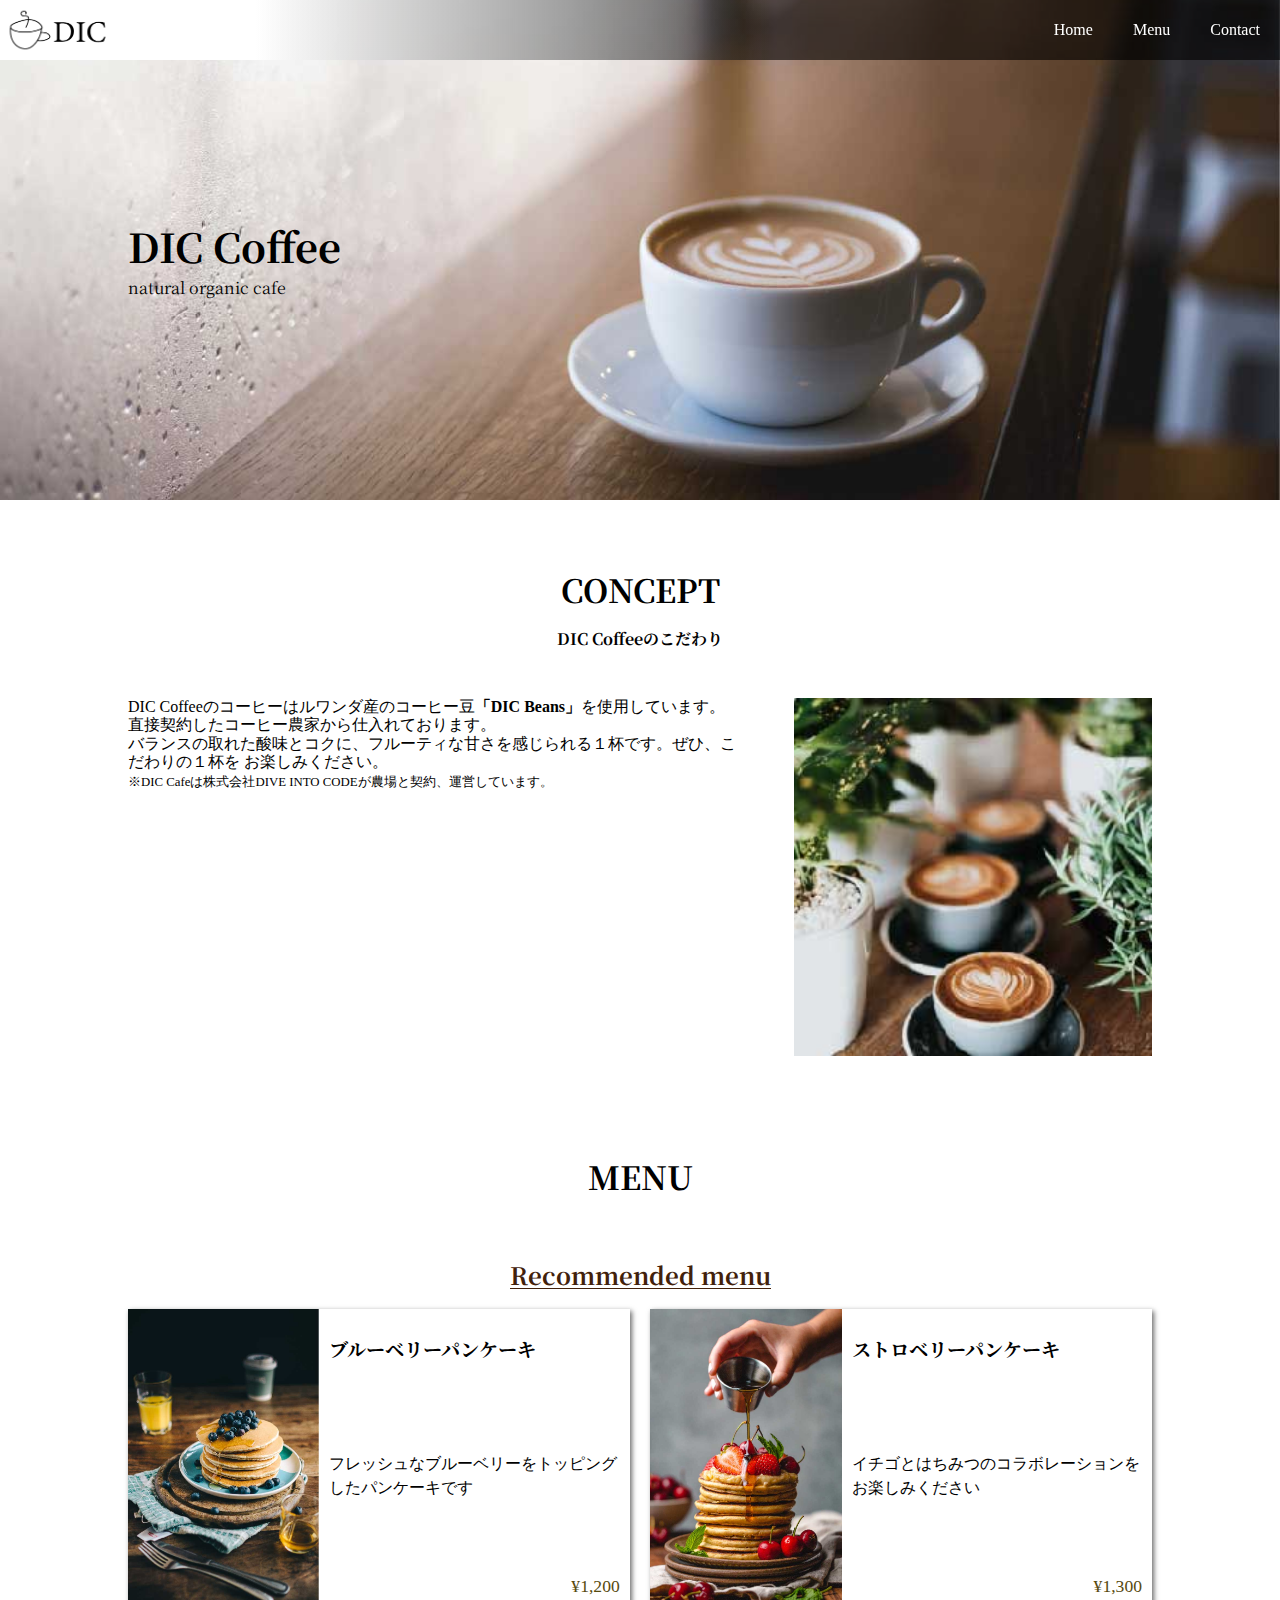
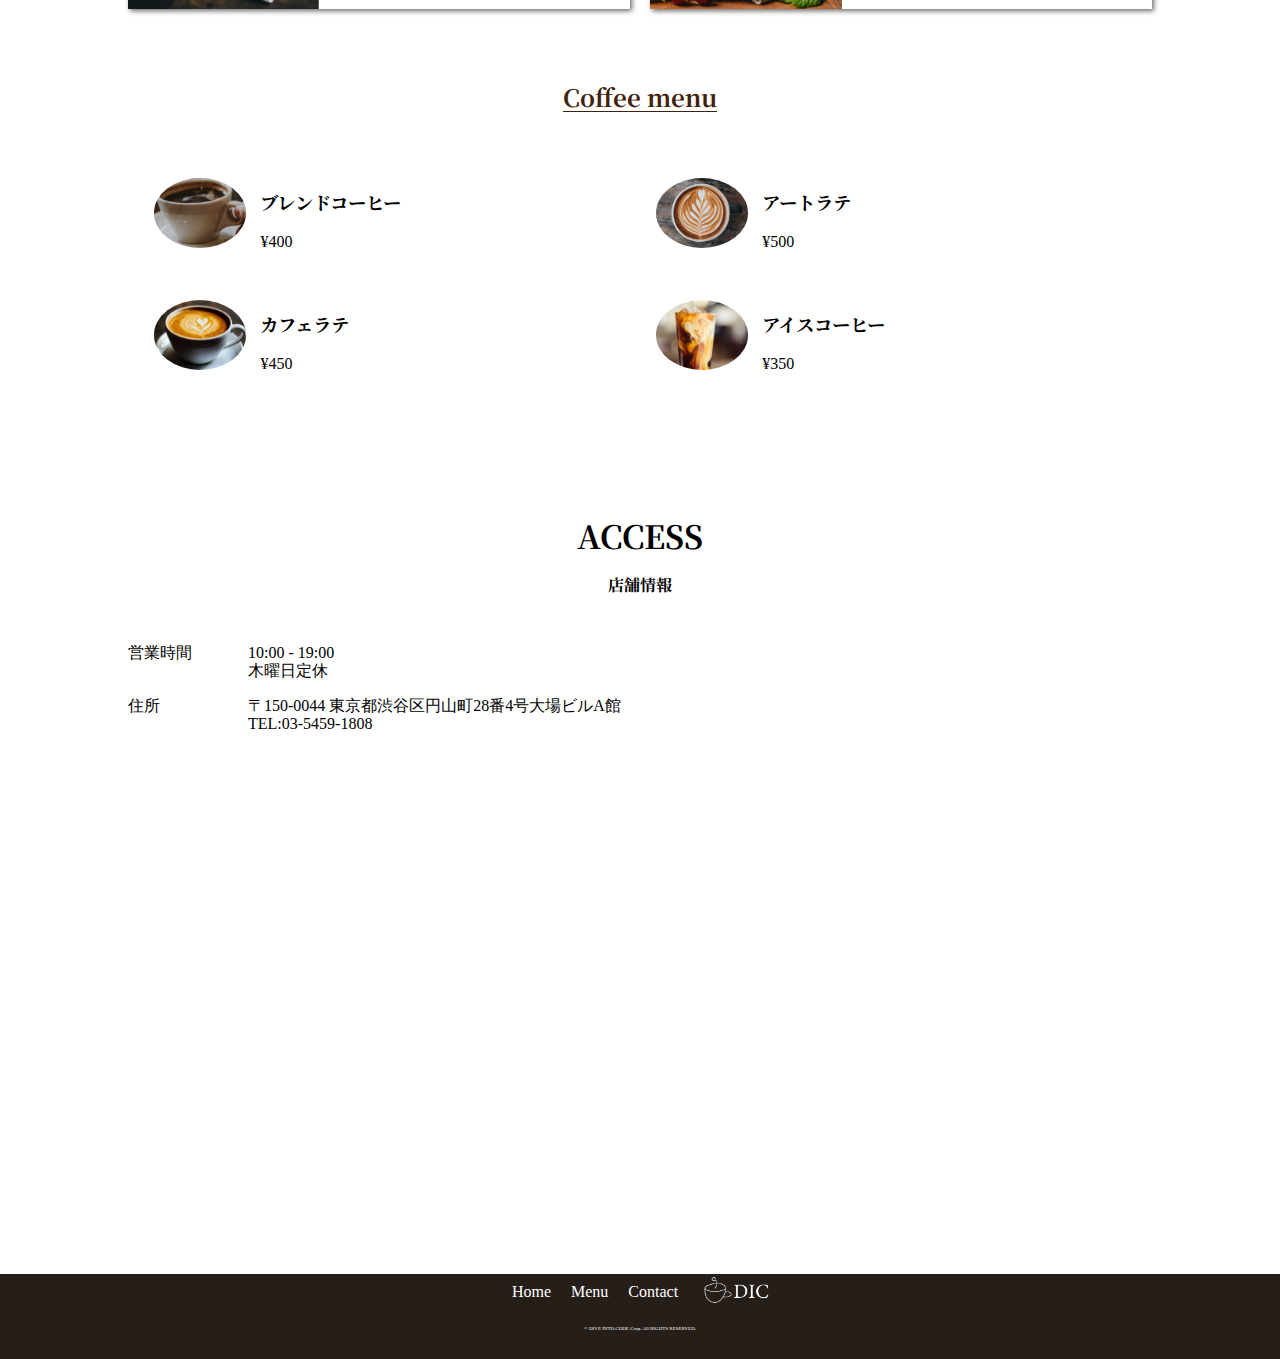
<file: index.html>
<!DOCTYPE html>
<html lang="ja">

<head>
  <meta charset="utf-8">
  <title>DIC cafe</title>
  <link href="css/normalize.css" rel="stylesheet">
  <link href="css/main.css" rel="stylesheet">
  <link href="https://fonts.googleapis.com/css2?family=Noto+Serif+JP:wght@400;700&display=swap" rel="stylesheet">
</head>

<body>
  <header>
    <nav class="header_nav">
      <a href="index.html" class="logo"><img src="images/sample_logo_k.png"></a>
      <ul class="global_nav">
        <a href="index.html" class="global_nav_item">
          <li>Home</li>
        </a>
        <a href="#menu" class="global_nav_item">
          <li>Menu</li>
        </a>
        <a href="contact.html" class="global_nav_item">
          <li>Contact</li>
        </a>
      </ul>
    </nav>
    <article class="key section_inner">
      <div>
        <h1 class="header_title">DIC Coffee</h1>
        <p>natural organic cafe</p>
      </div>
    </article>
  </header>
  <section>
    <article class="section_inner">
      <div class="section_title">
        <h1>CONCEPT</h1>
        <p>DIC Coffeeのこだわり</p>
      </div>
      <div class="concept_content">
        <p>
          DIC Coffeeのコーヒーはルワンダ産のコーヒー豆<strong>「DIC Beans」</strong>を使用しています。<br>
          直接契約したコーヒー農家から仕入れております。<br>
          バランスの取れた酸味とコクに、フルーティな甘さを感じられる１杯です。ぜひ、こだわりの１杯を
          お楽しみください。<br>
          <small>※DIC Cafeは株式会社DIVE INTO CODEが農場と契約、運営しています。</small>
        </p>
        <img src="images/sample_concept.jpg">
      </div>
    </article>
    <article class="section_inner menu_section">
      <h1 class="section_title" id="menu">MENU</h1>
      <section>
        <div class="center">
          <h1 class="menu_title">Recommended menu</h1>
        </div>
        <ul class="menu_list">
          <li class="menu_list_card">
            <img class="card_img" src="images/sample_pancake1.jpg">
            <div class="card_txt">
              <h2 class="card_title">ブルーベリーパンケーキ</h2>
              <p>フレッシュなブルーベリーをトッピングしたパンケーキです</p>
              <p class="card_price">¥1,200</p>
            </div>
          </li>
          <li class="menu_list_card">
            <img class="card_img" src="images/sample_pancake2.jpg">
            <div class="card_txt">
              <h2 class="card_title">ストロベリーパンケーキ</h2>
              <p>イチゴとはちみつのコラボレーションをお楽しみください</p>
              <p class="card_price">¥1,300</p>
            </div>
          </li>
        </ul>
      </section>
      <section>
        <div class="center">
          <h1 class="menu_title">Coffee menu</h1>
        </div>
        <ul class="menu_list coffee_menu">
          <li class="menu_list_item">
            <img src="images/sample_cafe1.jpg" class="list_item_image">
            <div class="item_txt">
              <h2 class="item_title">ブレンドコーヒー</h2>
              <p>¥400</p>
            </div>
          </li>
          <li class="menu_list_item">
            <img src="images/sample_cafe2.jpg" class="list_item_image">
            <div class="item_txt">
              <h2 class="item_title">アートラテ</h2>
              <p>¥500</p>
            </div>
          </li>
          <li class="menu_list_item">
            <img src="images/sample_cafe3.jpg" class="list_item_image">
            <div class="item_txt">
              <h2 class="item_title">カフェラテ</h2>
              <p>¥450</p>
            </div>
          </li>
          <li class="menu_list_item">
            <img src="images/sample_cafe4.jpg" class="list_item_image">
            <div class="item_txt">
              <h2 class="item_title">アイスコーヒー</h2>
              <p>¥350</p>
            </div>
          </li>
        </ul>
      </section>
    </article>
    <article class="section_inner access_section">
      <div class="section_title">
        <h1>ACCESS</h1>
        <p>店舗情報</p>
      </div>
      <dl class="shop_detail">
        <dt class="detail_item">営業時間</dt>
        <dd>10:00 - 19:00<br>木曜日定休</dd>
      </dl>
      <dl class="shop_detail">
        <dt class="detail_item">住所</dt>
        <dd>
          〒150-0044 東京都渋谷区円山町28番4号大場ビルA館<br>
          TEL:03-5459-1808
        </dd>
      </dl>
      <iframe class="access_map" src="https://www.google.com/maps/embed?pb=!1m18!1m12!1m3!1d3241.8625569899887!2d139.6922821152582!3d35.65575778020021!2m3!1f0!2f0!3f0!3m2!1i1024!2i768!4f13.1!3m3!1m2!1s0x60188b55bb707eff%3A0x5f04575eb7aca63e!2z44CSMTUwLTAwNDQg5p2x5Lqs6YO95riL6LC35Yy65YaG5bGx55S677yS77yY4oiS77yUIE9iYSBCbGQuIEHppKg!5e0!3m2!1sja!2sjp!4v1589613763992!5m2!1sja!2sjp" width="600" height="450" frameborder="0" style="border:0;" allowfullscreen="" aria-hidden="false" tabindex="0"></iframe>
    </article>
  </section>
  <footer class="footer">
    <nav class="footer_nav">
      <ul class="footer_nav_items">
        <a class="nav_item" href="index.html">
          <li>Home</li>
        </a>
        <a class="nav_item" href="#menu">
          <li>Menu</li>
        </a>
        <a class="nav_item" href="contact.html">
          <li>Contact</li>
        </a>
        <a class="footer_logo" href="index.html">
          <li>
            <img class="logo_img" src="images/sample_logo_w.png">
          </li>
        </a>
      </ul>
      <p class="copyright">© DIVE INTO CODE Corp. All RIGHTS RESERVED.</p>
    </nav>
  </footer>
</body>

</html>
</file>
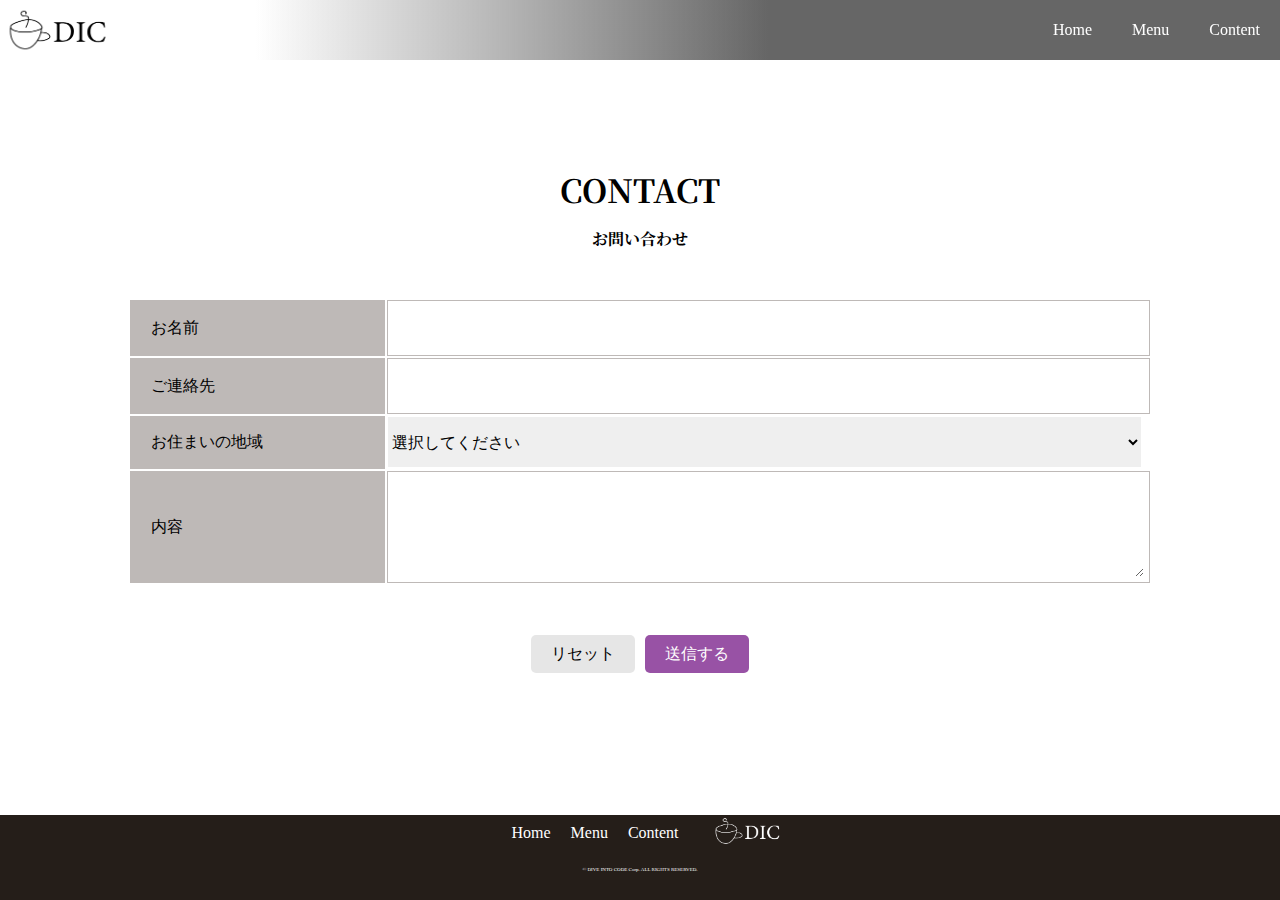
<file: contact.html>
<!DOCTYPE html>
<html lang="ja">

<head>
  <meta charset="UTF-8">
  <title>DIC cafe</title>
  <link rel="stylesheet" href="css/normalize.css">
  <link rel="stylesheet" href="css/main.css">
  <link rel="stylesheet" href="css/contact.css">
  <link href="https://fonts.googleapis.com/css2?family=Noto+Serif+JP:wght@400;700&display=swap" rel="stylesheet">
</head>

<body>
  <header class="sub_header">
    <nav class="header_nav">
      <a class="logo" href="index.html">
        <img src="images/sample_logo_k.png" class="logo">
      </a>
      <ul class="global_nav">
        <a href="index.html" class="global_nav_item">
          <li>Home</li>
        </a>
        <a href="blueberry_pancakes.html" class="global_nav_item">
          <li>Menu</li>
        </a>
        <a href="contact.html" class="global_nav_item">
          <li>Content</li>
        </a>
      </ul>
    </nav>
  </header>
  <section class="section_inner">
    <div class="section_title">
      <h1>CONTACT</h1>
      <p>お問い合わせ</p>
    </div>
    <form action="#" method="POST">
      <table class="contact">
        <tr class="contact_line">
          <td class="contact_sign"><label for="name">お名前</label></td>
          <td class="contact_input"><input type="text" name="name" id="name"></td>
        </tr>
        <tr class="contact_line">
          <td class="contact_sign"><label for="phonenumber">ご連絡先</label></td>
          <td class="contact_input"><input type="tel" name="phonenumber" id="phonenumber"></td>
        </tr>
        <tr class="contact_line">
          <td class="contact_sign"><label for="region">お住まいの地域</label></td>
          <td>
            <select id="region">
              <option value="0">選択してください</option>
              <option value="1">北海道</option>
              <option value="2">東北</option>
              <option value="3">関東</option>
              <option value="4">中部</option>
              <option value="5">近畿</option>
              <option value="6">中国・四国</option>
              <option value="7">九州</option>
            </select>
          </td>
        </tr>
        <tr class="contact_content">
          <td class="contact_sign"><label for="content">内容</label></td>
          <td class="contact_input"><textarea name="content" id="content"></textarea></td>
        </tr>
      </table>
      <div class="contact_btn_area">
        <button type="reset" class="contact_btn reset_btn">リセット</button>
        <button type="submit" class="contact_btn submit_btn">送信する</button>
      </div>
    </form>
  </section>
  <footer class="footer">
    <nav class="footer_nav">
      <ul class="footer_nav_items">
        <a class="nav_item" href="index.html">
          <li>Home</li>
        </a>
        <a class="nav_item" href="blueberry_pancakes.html">
          <li>Menu</li>
        </a>
        <a class="nav_item" href="contact.html">
          <li>Content</li>
        </a>
        <a class="footer_logo" href="index.html">
          <li>
            <img src="images/sample_logo_w.png" class="footer_logo">
          </li>
        </a>
      </ul>
      <p class="copyright">© DIVE INTO CODE Corp. ALL RIGHTS RESERVED.</p>
    </nav>
  </footer>
</body>

</html>
</file>
<file: css/main.css>
@charset "utf-8";
html {
    height: 100%;
}

body {
    display: flex;
    flex-flow: column;
    min-height: 100vh;
}

section {
    flex: 1;
}

li {
    list-style: none;
}

p,
ul {
    margin: 0;
    padding: 0;
}

div,
li {
    box-sizing: border-box;
}

/* header */
.header_nav {
    background: linear-gradient(90deg, #fff 20%, rgba(0, 0, 0, 0.6) 60%);
    display: flex;
    height: 60px;
    justify-content: space-between;
    align-items: stretch;
    position: fixed;
    top: 0;
    width: 100%;
}

/* global navigation */
.global_nav_item {
    color: #fff;
    text-decoration: none;
    display: flex;
    align-items: center;
    padding: 0 20px;
}

.global_nav_item:hover {
    background: #fff;
    color: #42210b;
}

.global_nav {
    display: flex;
    align-items: stretch;
}

.logo {
    width: 120px;
    display: flex;
    align-items: center;
}

.logo img {
    width: 100%;
}

/* header content */
.key {
    display: flex;
    align-items: center;
    height: 420px;
    background: center / cover no-repeat url("../images/sample_key.jpg");
    font-family: "Noto Serif JP", serif;
}

.header_title {
    margin: 0 0 10px;
    font-size: 2.5rem;
}

/* section */
.section_inner {
    padding: 50px 10% 30px;
}

.section_title {
    font-family: "Noto Serif JP", serif;
    font-weight: bold;
    text-align: center;
    margin-bottom: 50px;
}

/* concept */
.concept_content {
    display: flex;
    justify-content: space-between;
}

.concept_content p {
    width: 60%;
}

.concept_content img {
    width: 35%;
}

/* menu */
.menu_section {
    background: url(../images/sample_menu_bg.jpg) no-repeat bottom fixed;
}

.menu_title {
    display: inline-block;
    font-family: "Noto Serif JP", serif;
    font-size: 1.5rem;
    color: #42210b;
    border-bottom: solid #42210b 1px;
    margin-bottom: 20px;
}

.center {
    text-align: center;
}

.menu_list {
    display: flex;
    justify-content: space-between;
    flex-wrap: wrap;
}

/* recommended menu */
.menu_list_card {
    display: flex;
    width: 49%;
    margin-bottom: 58px;
    box-shadow: 2px 2px 5px #6b6b6b;
}

.card_img {
    height: 300px;
    width: 55%;
    object-fit: cover;
}

.card_txt {
    display: flex;
    flex-direction: column;
    justify-content: space-between;
    padding: 10px;
    background-color: #fff;
    line-height: 1.5;
}

.card_title {
    font-size: 1.2rem;
    font-family: "Noto Serif JP", serif;
}

.card_price {
    text-align: right;
    font-size: 1.1rem;
    color: #574a0f;
}

/* coffee menu */
.coffee_menu {
    padding: 20px;
    background-color: #fff;
}

.menu_list_item {
    display: flex;
    width: 49%;
    margin: 20px 0;
}

.list_item_image {
    height: 70px;
    width: 20%;
    margin: 6px;
    border-radius: 100%;
    object-fit: cover;
}

.item_txt {
    width: 80%;
    margin-left: 8px;
    font-size: 1rem;
}

.item_title {
    margin: 20px 0;
    font-family: "Noto Serif JP", serif;
    font-size: 1.15rem;
}

/* access */
.access_section {
    margin-bottom: 40px;
}

.shop_detail {
    display: flex;
}

.detail_item {
    width: 80px;
}

.access_map {
    width: 100%;
}

/* footer */
.footer {
    display: flex;
    justify-content: center;
    height: 75px;
    padding-bottom: 10px;
    background-color: #251e19;
    color: #fff;
}

.footer_nav {
    display: flex;
    flex-direction: column;
}

.footer_nav_items {
    display: flex;
    align-items: center;
    justify-content: center;
    margin-bottom: 15px;
}

.nav_item {
    margin: 0 10px;
    color: #fff;
    text-decoration: none;
}

.footer_logo {
    width: 80px;
    margin-left: 10px;
}

.footer_logo img {
    width: 100%;
}

.copyright {
    display: flex;
    justify-content: center;
    font-size: 5px;
}
</file>
<file: css/contact.css>
@charset "utf-8";
.sub_header {
    padding-bottom: 100px;
}

.contact {
    width: 100%;
    margin-bottom: 30px;
}

.contact_line {
    height: 50px;
    line-height: 50px;
}

.contact_sign {
    width: 25%;
    background: #beb9b7;
    border: solid 1px #beb9b7;
    text-align: left;
    padding: 0 20px;
}

.contact_input {
    width: 75%;
    border: solid 1px #beb9b7;
}

.contact_content {
    height: 100px;
}

.contact_input input,
select,
textarea {
    border: none;
    width: 99%;
}

.contact_input input,
select {
    height: 50px;
}

.contact_input textarea {
    height: 100px;
}

.contact_btn_area {
    display: flex;
    justify-content: center;
    padding: 20px 0;
}

.contact_btn {
    padding: 10px 20px;
    border: none;
    border-radius: 5px;
}

.contact_btn + .contact_btn {
    margin-left: 10px;
}

.submit_btn {
    background: #9852a5;
    color: #fff;
}

.reset_btn {
    background: #e6e6e6;
}

/* .header_nav {
    background: linear-gradient(90deg, #fff 20%, rgba(0, 0, 0, 0.6) 60%);
    display: flex;
    height: 60px;
    justify-content: space-between;
    align-items: stretch;
    top: 0;
    width: 100%;
}

.global_nav {
    display: flex;
    align-items: stretch;
}

.global_nav_item {
    color: #fff;
    display: flex;
    align-items: center;
    padding: 0 20px;
}

.global_nav_item:hover {
    background-color: #fff;
    color: #42210b;
}

.logo {
    width: 120px;
    display: flex;
    align-items: center;
}

.logo img {
    width: 100%;
}

.section_inner {
    padding: 50px 10% 30px;
}

.section_title {
    font-family: "Noto Serif JP", serif;
    font-weight: bold;
    text-align: center;
    margin-bottom: 50px;
}

form {
    display: inline-block;
} */
</file>
